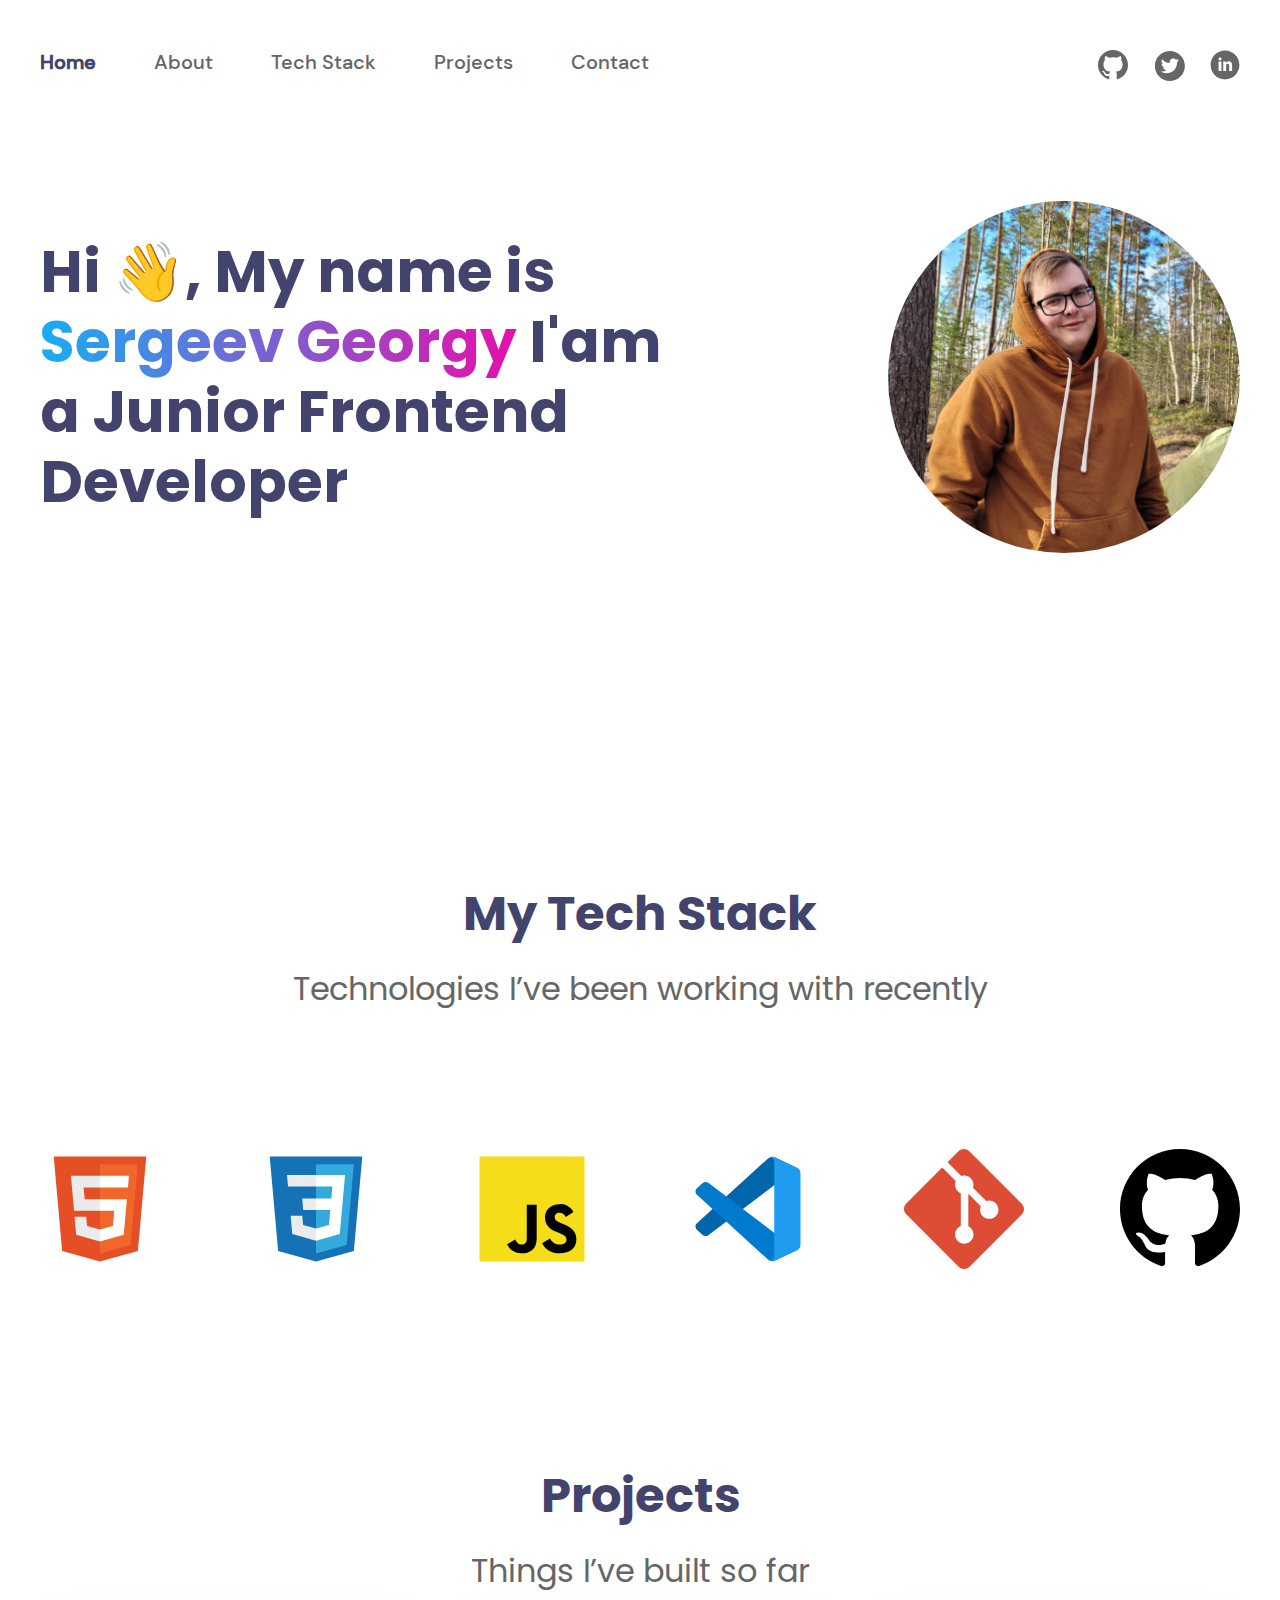
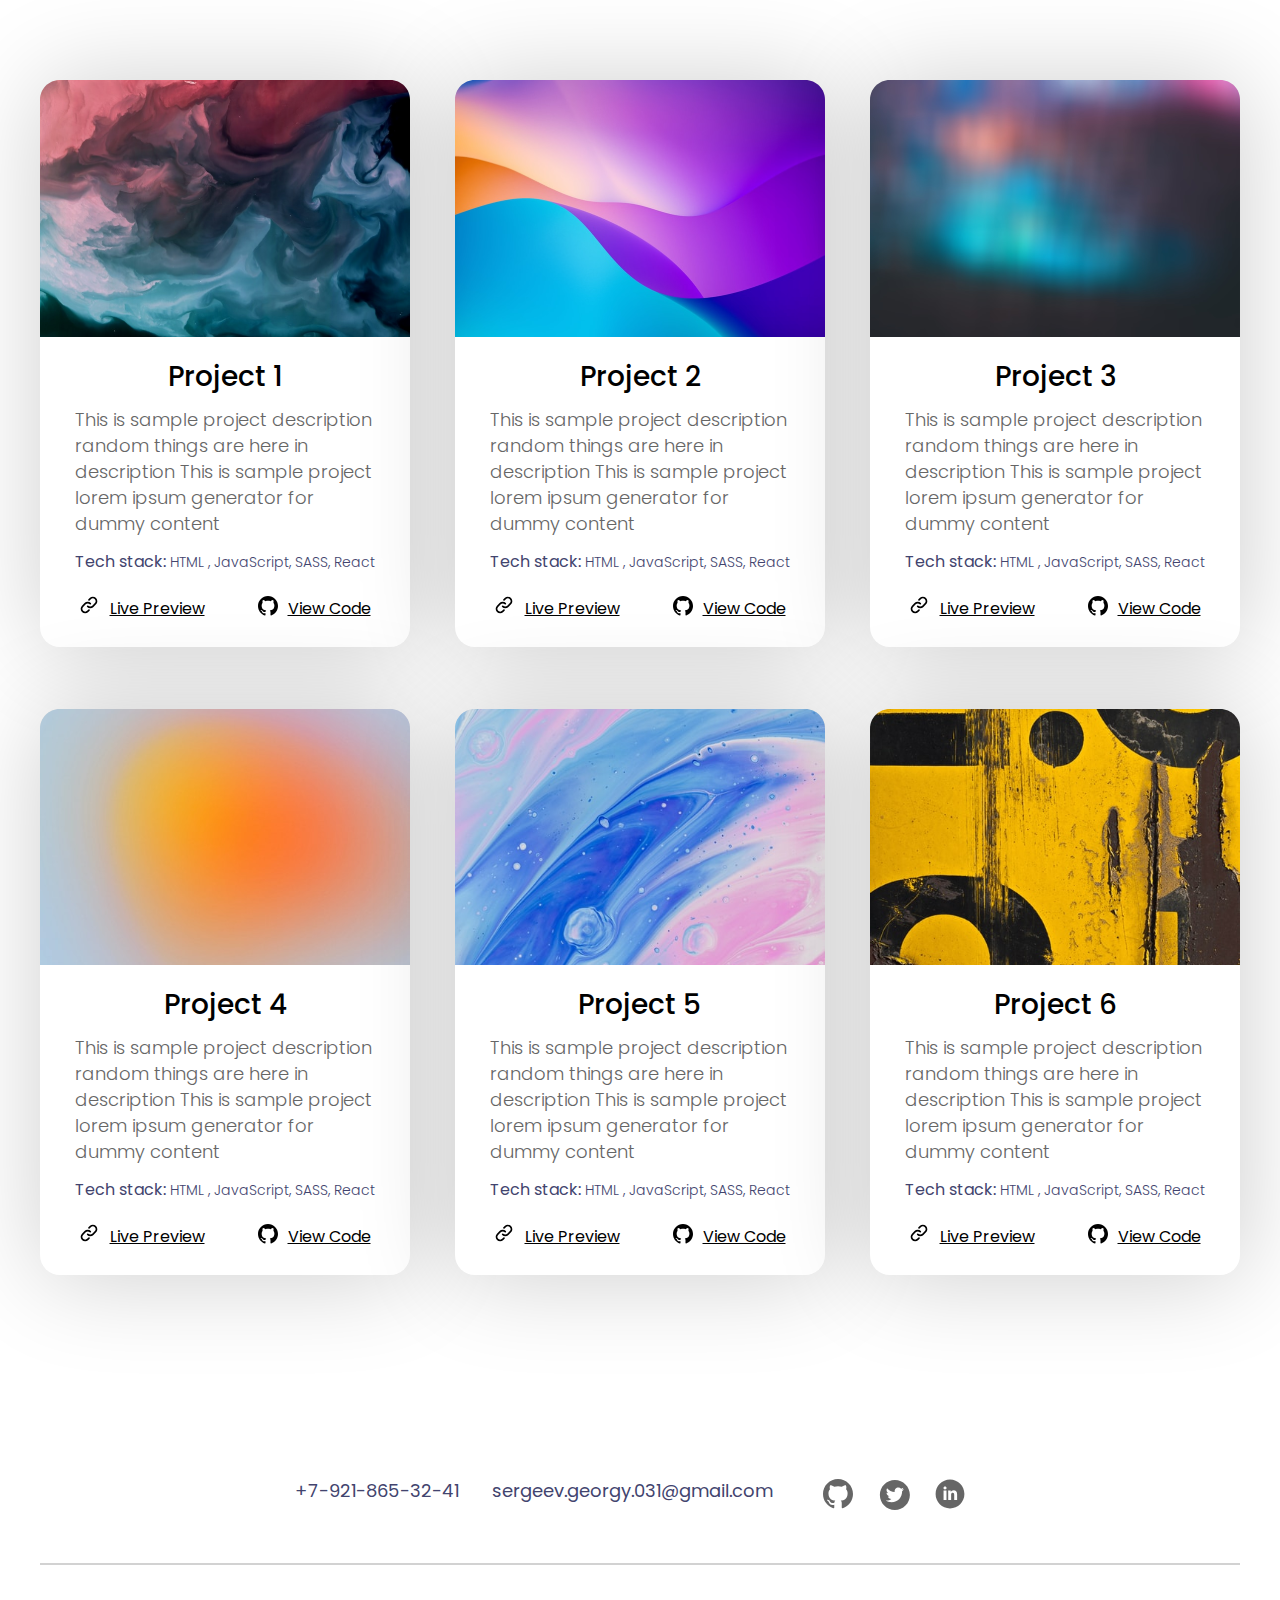
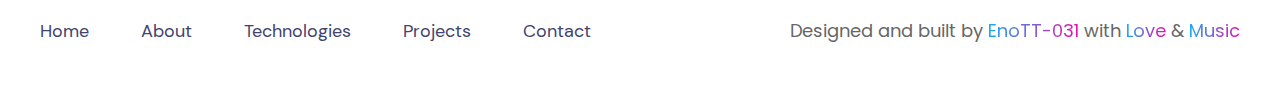
<file: index.html>
<!DOCTYPE html>
<html lang="en">
  <head>
    <meta charset="UTF-8" />
    <meta http-equiv="X-UA-Compatible" content="IE=edge" />
    <meta name="viewport" content="width=device-width, initial-scale=1.0" />
    <title>Portfolio</title>
    <link rel="stylesheet" href="css/reset.css" />
    <link rel="stylesheet" href="css/style.css" />
  </head>
  <body>
    <!-- Menu start -->
    <div class="container">
      <div class="container__wrapper">
       <nav class="menu">
          <ul class="menu__list">
            <li class="menu__links">
              <a href="index.html" class="menu__link menu__link-active"
                >Home</a
              >
            </li>
            <li class="menu__links">
              <a href="about.html" class="menu__link">About</a>
            </li>
            <li class="menu__links">
              <a href="tech.html" class="menu__link">Tech Stack</a>
            </li>
            <li class="menu__links">
              <a href="projects.html" class="menu__link">Projects</a>
            </li>
            <li class="menu__links">
              <a href="contact.html" class="menu__link">Contact</a>
            </li>
          </ul>
          <div class="menu__images">
            <a href="https://github.com/EnoTT-031" class="menu__social-network"
              ><img
                src="img/svg/social-1.svg"
                alt="Git_Hub"
                class="menu__image"
            /></a>
            <a href="https://t.me/EnoTT031" class="menu__social-network"
              ><img
                src="img/svg/social-2.svg"
                alt="Git_Hub"
                class="menu__image"
            /></a>
            <a href="https://spb.hh.ru/" class="menu__social-network"
              ><img src="img/svg/social-3.svg" alt="HH.ru" class="menu__image"
            /></a>
          </div>
        </nav>
        <!-- Menu end-->
        <!-- Header start -->
        <div class="header">
          <h1 class="header__title">
            Hi 👋, My name is
            <span class="header__span">Sergeev Georgy</span> I'am a Junior
            Frontend Developer
          </h1>
          <img src="img/logo.jpg" alt="My photo" class="header__logo" />
        </div>
        <!-- Header end -->
        <!-- Section stack start -->
        <section class="tech-stack">
          <h2 class="tech-stack__title">My Tech Stack</h2>
          <p class="tech-stack__desc">
            Technologies I’ve been working with recently
          </p>
          <div class="tech-stack__icons">
            <img
              src="img/svg/icon-1.svg"
              alt="HTML 5"
              class="tech-stack__icon"
            />
            <img
              src="img/svg/icon-2.svg"
              alt="CSS 3"
              class="tech-stack__icon"
            />
            <img
              src="img/svg/icon-3.svg"
              alt="Java Script"
              class="tech-stack__icon"
            />
            <img
              src="img/svg/icon-4.svg"
              alt="VS Code"
              class="tech-stack__icon"
            />
            <img src="img/svg/icon-5.svg" alt="Git" class="tech-stack__icon" />
            <img
              src="img/svg/icon-6.svg"
              alt="Git Hub"
              class="tech-stack__icon"
            />
          </div>
        </section>
        <!-- Section stack end -->
        <!-- Section projects start -->
        <section class="projects">
          <h2 class="projects__title">Projects</h2>
          <p class="projects__decs">Things I’ve built so far</p>
          <div class="projects__cards card">
            <div class="card__wrapper">
              <img
                src="img/svg/card-img-1.svg"
                alt="Project 1"
                class="card__img"
              />
              <div class="card__content">
                <h3 class="card__title">Project 1</h3>
                <p class="card__desc">
                  This is sample project description random things are here in
                  description This is sample project lorem ipsum generator for
                  dummy content
                </p>
                <p class="card__skill">
                  Tech stack:
                  <span class="card__skill-span"
                    >HTML , JavaScript, SASS, React</span
                  >
                </p>
                <a href="#!" class="card__link card__link-live">Live Preview</a>
                <a href="#!" class="card__link card__link-view">View Code</a>
              </div>
            </div>
            <div class="card__wrapper">
              <img
                src="img/svg/card-img-2.svg"
                alt="Project 2"
                class="card__img"
              />
              <div class="card__content">
                <h3 class="card__title">Project 2</h3>
                <p class="card__desc">
                  This is sample project description random things are here in
                  description This is sample project lorem ipsum generator for
                  dummy content
                </p>
                <p class="card__skill">
                  Tech stack:
                  <span class="card__skill-span"
                    >HTML , JavaScript, SASS, React</span
                  >
                </p>
                <a href="#!" class="card__link card__link-live">Live Preview</a>
                <a href="#!" class="card__link card__link-view">View Code</a>
              </div>
            </div>
            <div class="card__wrapper">
              <img
                src="img/svg/card-img-3.svg"
                alt="Project 3"
                class="card__img"
              />
              <div class="card__content">
                <h3 class="card__title">Project 3</h3>
                <p class="card__desc">
                  This is sample project description random things are here in
                  description This is sample project lorem ipsum generator for
                  dummy content
                </p>
                <p class="card__skill">
                  Tech stack:
                  <span class="card__skill-span"
                    >HTML , JavaScript, SASS, React</span
                  >
                </p>
                <a href="#!" class="card__link card__link-live">Live Preview</a>
                <a href="#!" class="card__link card__link-view">View Code</a>
              </div>
            </div>
            <div class="card__wrapper">
              <img
                src="img/svg/card-img-4.svg"
                alt="Project 4"
                class="card__img"
              />
              <div class="card__content">
                <h3 class="card__title">Project 4</h3>
                <p class="card__desc">
                  This is sample project description random things are here in
                  description This is sample project lorem ipsum generator for
                  dummy content
                </p>
                <p class="card__skill">
                  Tech stack:
                  <span class="card__skill-span"
                    >HTML , JavaScript, SASS, React</span
                  >
                </p>
                <a href="#!" class="card__link card__link-live">Live Preview</a>
                <a href="#!" class="card__link card__link-view">View Code</a>
              </div>
            </div>
            <div class="card__wrapper">
              <img
                src="img/svg/card-img-5.svg"
                alt="Project 5"
                class="card__img"
              />
              <div class="card__content">
                <h3 class="card__title">Project 5</h3>
                <p class="card__desc">
                  This is sample project description random things are here in
                  description This is sample project lorem ipsum generator for
                  dummy content
                </p>
                <p class="card__skill">
                  Tech stack:
                  <span class="card__skill-span"
                    >HTML , JavaScript, SASS, React</span
                  >
                </p>
                <a href="#!" class="card__link card__link-live">Live Preview</a>
                <a href="#!" class="card__link card__link-view">View Code</a>
              </div>
            </div>
            <div class="card__wrapper">
              <img
                src="img/svg/card-img-6.svg"
                alt="Project 6"
                class="card__img"
              />
              <div class="card__content">
                <h3 class="card__title">Project 6</h3>
                <p class="card__desc">
                  This is sample project description random things are here in
                  description This is sample project lorem ipsum generator for
                  dummy content
                </p>
                <p class="card__skill">
                  Tech stack:
                  <span class="card__skill-span"
                    >HTML , JavaScript, SASS, React</span
                  >
                </p>
                <a href="#!" class="card__link card__link-live">Live Preview</a>
                <a href="#!" class="card__link card__link-view">View Code</a>
              </div>
            </div>
          </div>
        </section>
        <!-- Section projects end -->
        <!-- Section contacts start -->
        <section class="contacts">
          <div class="contacts__wrapper">
            <div class="contacts__contact">
              <p class="contacts__phone">+7-921-865-32-41</p>
              <p class="contacts__email">sergeev.georgy.031@gmail.com</p>
            </div>
            <div class="contacts__images">
              <a
                href="https://github.com/EnoTT-031"
                class="contacts__social-network"
                ><img
                  src="img/svg/social-1.svg"
                  alt="Git_Hub"
                  class="contacts__image"
              /></a>
              <a href="https://t.me/EnoTT031" class="contacts__social-network"
                ><img
                  src="img/svg/social-2.svg"
                  alt="Git_Hub"
                  class="contacts__image"
              /></a>
              <a href="https://spb.hh.ru/" class="contacts__social-network"
                ><img
                  src="img/svg/social-3.svg"
                  alt="HH.ru"
                  class="contacts__image"
              /></a>
            </div>
          </div>
        </section>
        <!-- Section contacts end -->
        <!-- Footer start -->
        <footer class="footer">
          <nav class="footer__menu">
            <ul class="footer__list">
              <li class="footer__links">
                <a href="#!" class="footer__link">Home</a>
              </li>
              <li class="footer__links">
                <a href="#!" class="footer__link">About</a>
              </li>
              <li class="footer__links">
                <a href="#!" class="footer__link">Technologies</a>
              </li>
              <li class="footer__links">
                <a href="#!" class="footer__link">Projects</a>
              </li>
              <li class="footer__links">
                <a href="#!" class="footer__link">Contact</a>
              </li>
            </ul>
          </nav>
          <p class="footer__copyright">
            Designed and built by
            <span class="footer__span">EnoTT-031</span> with
            <span class="footer__span">Love</span> &
            <span class="footer__span">Music</span>
          </p>
        </footer>
        <!-- Footer end-->
      </div>
    </div>
  </body>
</html>
</file>
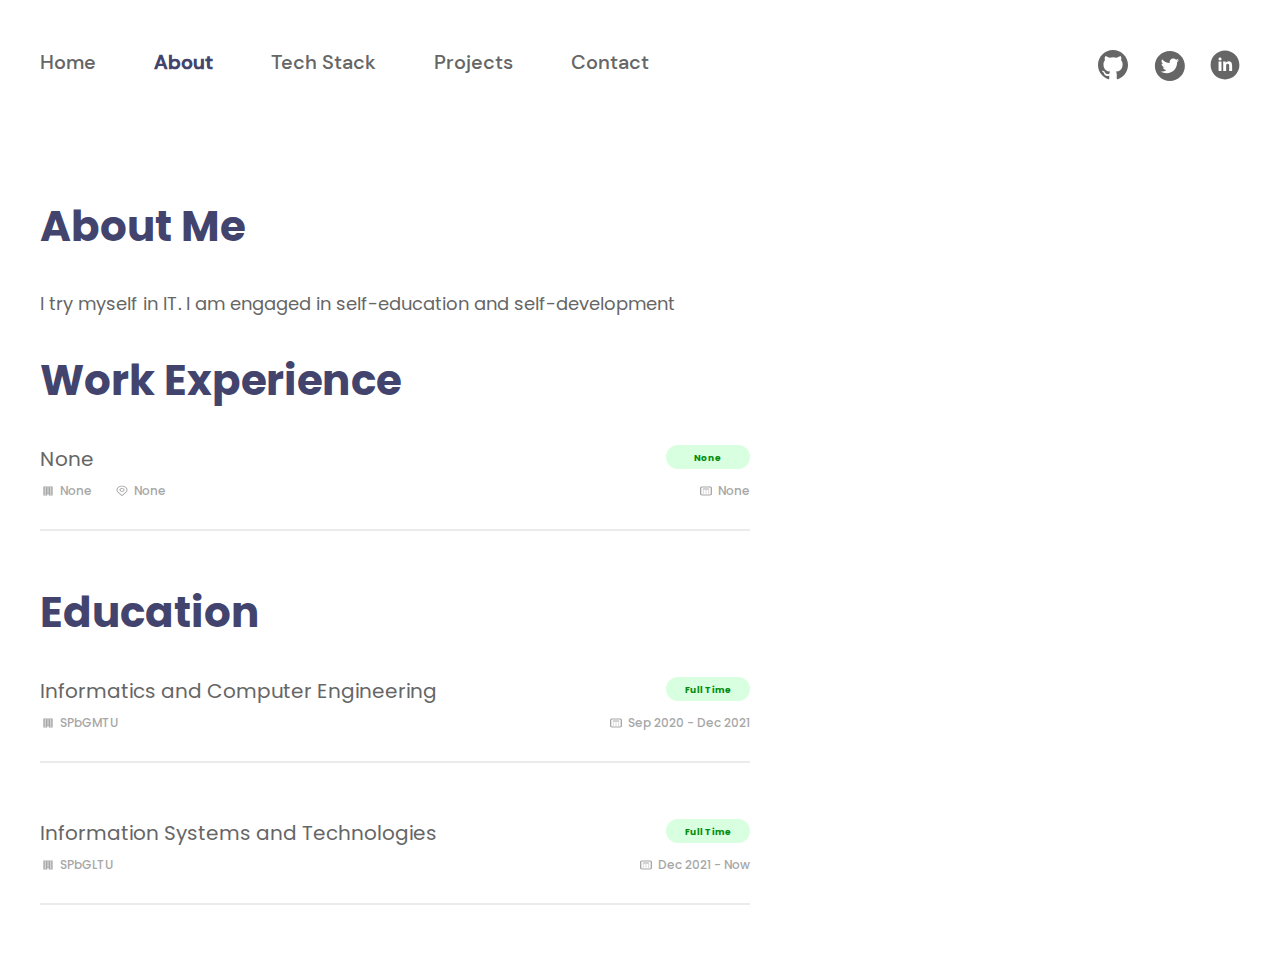
<file: about.html>
<!DOCTYPE html>
<html lang="en">
  <head>
    <meta charset="UTF-8" />
    <meta http-equiv="X-UA-Compatible" content="IE=edge" />
    <meta name="viewport" content="width=device-width, initial-scale=1.0" />
    <title>Portfolio</title>
    <!-- Styles -->
    <link rel="stylesheet" href="css/reset.css" />
    <link rel="stylesheet" href="css/style.css" />
    <!-- Pages -->
    <link rel="stylesheet" href="index.html" />
    <link rel="stylesheet" href="tech.html" />
    <link rel="stylesheet" href="projects.html" />
    <link rel="stylesheet" href="contact.html" />
  </head>
  <body>
    <div class="container">
      <div class="container__wrapper">
        <!-- Menu start-->
        <nav class="menu">
          <ul class="menu__list">
            <li class="menu__links">
              <a href="index.html" class="menu__link">Home</a>
            </li>
            <li class="menu__links">
              <a href="about.html" class="menu__link menu__link-active"
                >About</a
              >
            </li>
            <li class="menu__links">
              <a href="tech.html" class="menu__link">Tech Stack</a>
            </li>
            <li class="menu__links">
              <a href="projects.html" class="menu__link">Projects</a>
            </li>
            <li class="menu__links">
              <a href="contact.html" class="menu__link">Contact</a>
            </li>
          </ul>
          <div class="menu__images">
            <a href="https://github.com/EnoTT-031" class="menu__social-network"
              ><img
                src="img/svg/social-1.svg"
                alt="Git_Hub"
                class="menu__image"
            /></a>
            <a href="https://t.me/EnoTT031" class="menu__social-network"
              ><img
                src="img/svg/social-2.svg"
                alt="Git_Hub"
                class="menu__image"
            /></a>
            <a href="https://spb.hh.ru/" class="menu__social-network"
              ><img src="img/svg/social-3.svg" alt="HH.ru" class="menu__image"
            /></a>
          </div>
        </nav>
        <!-- Menu end-->
        <div class="container__about">
          <!-- Section about start-->
          <section class="about">
            <h2 class="about__title">About Me</h2>
            <p class="about__desc">
              I try myself in IT. I am engaged in self-education and
              self-development
            </p>
          </section>
          <!-- Section about end-->
          <!-- Section work start-->
          <section class="work">
            <h2 class="work__title">Work Experience</h2>
            <div class="work__place">
              <div class="work__list list">
                <div class="list__block">
                  <h3 class="list__title">None</h3>
                  <p class="list__schedule">None</p>
                </div>
                <div class="list__info">
                  <div class="list__adress">
                    <p class="list__company">None</p>
                    <p class="list__place">None</p>
                  </div>
                  <p class="list__time">None</p>
                </div>
              </div>
            </div>
          </section>
          <!-- Section work end-->
          <!-- Section education" start-->
          <section class="education">
            <h2 class="education__title">Education</h2>
            <div class="education__place">
              <div class="education__page page">
                <div class="page__block">
                  <h3 class="page__title">
                    Informatics and Computer Engineering
                  </h3>
                  <p class="page__schedule">Full Time</p>
                </div>
                <div class="page__info">
                  <p class="page__company">SPbGMTU</p>
                  <p class="page__time">Sep 2020 - Dec 2021</p>
                </div>
              </div>
            </div>
            <div class="education__place">
              <div class="education__page page">
                <div class="page__block">
                  <h3 class="page__title">
                    Information Systems and Technologies
                  </h3>
                  <p class="page__schedule">Full Time</p>
                </div>
                <div class="page__info">
                  <p class="page__company">SPbGLTU</p>
                  <p class="page__time">Dec 2021 - Now</p>
                </div>
              </div>
            </div>
          </section>
          <!-- Section education" end-->
        </div>
      </div>
    </div>
  </body>
</html>
</file>
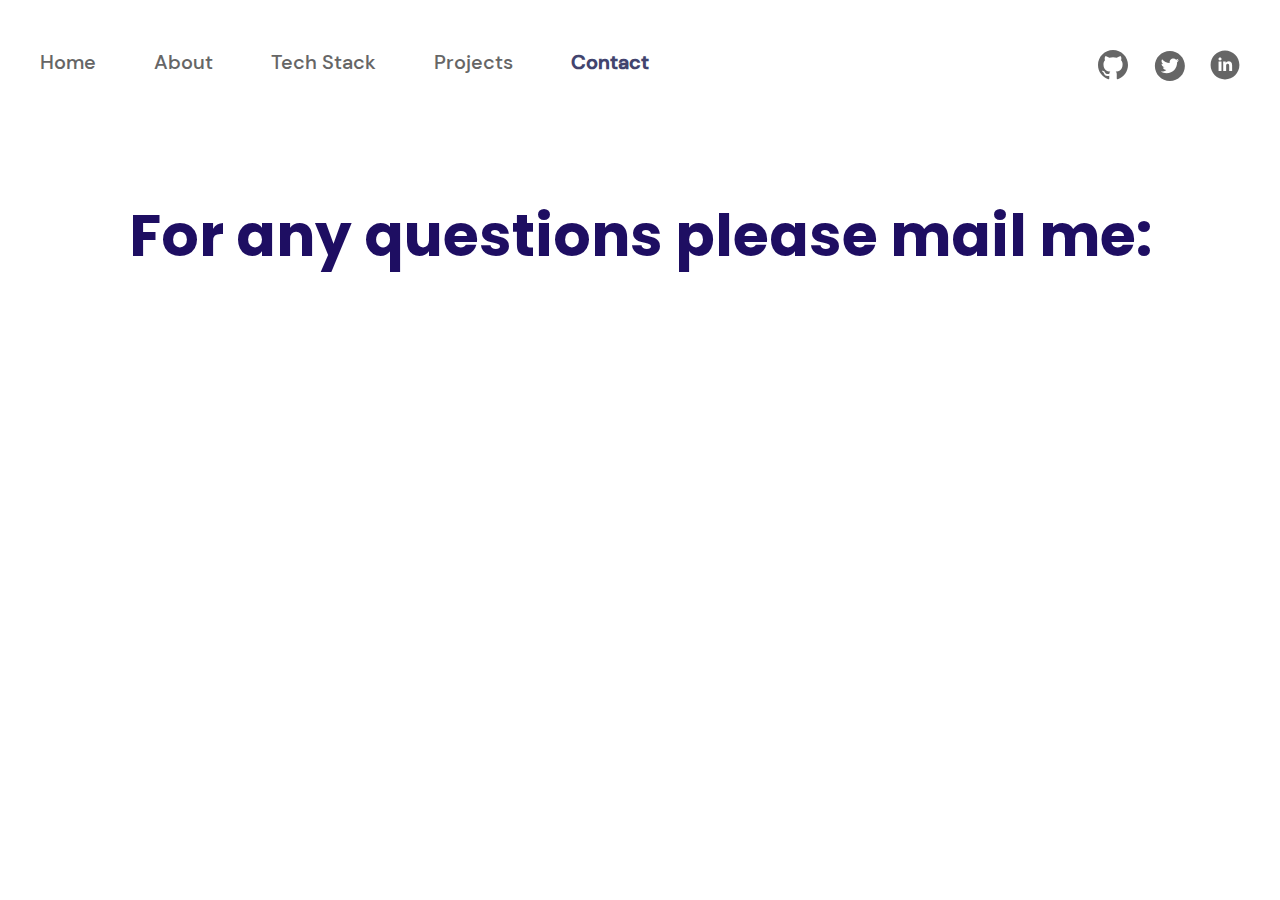
<file: contact.html>
<!DOCTYPE html>
<html lang="en">
  <head>
    <meta charset="UTF-8" />
    <meta http-equiv="X-UA-Compatible" content="IE=edge" />
    <meta name="viewport" content="width=device-width, initial-scale=1.0" />
    <!-- Styles -->
    <link rel="stylesheet" href="css/reset.css" />
    <link rel="stylesheet" href="css/style.css" />
    <!-- Pages -->
    <link rel="stylesheet" href="index.html" />
    <link rel="stylesheet" href="about.html" />
    <link rel="stylesheet" href="tech.html" />
    <link rel="stylesheet" href="projects.html" />
  </head>
  <body>
    <div class="container">
      <div class="container__wrapper">
        <!-- Menu start-->
        <nav class="menu">
          <ul class="menu__list">
            <li class="menu__links">
              <a href="index.html" class="menu__link">Home</a>
            </li>
            <li class="menu__links">
              <a href="about.html" class="menu__link">About</a>
            </li>
            <li class="menu__links">
              <a href="tech.html" class="menu__link">Tech Stack</a>
            </li>
            <li class="menu__links">
              <a href="projects.html" class="menu__link">Projects</a>
            </li>
            <li class="menu__links">
              <a href="contact.html" class="menu__link menu__link-active"
                >Contact</a
              >
            </li>
          </ul>
          <div class="menu__images">
            <a href="https://github.com/EnoTT-031" class="menu__social-network"
              ><img
                src="img/svg/social-1.svg"
                alt="Git_Hub"
                class="menu__image"
            /></a>
            <a href="https://t.me/EnoTT031" class="menu__social-network"
              ><img
                src="img/svg/social-2.svg"
                alt="Git_Hub"
                class="menu__image"
            /></a>
            <a href="https://spb.hh.ru/" class="menu__social-network"
              ><img src="img/svg/social-3.svg" alt="HH.ru" class="menu__image"
            /></a>
          </div>
        </nav>
        <section class="contact">
          <h2 class="contact__title">For any questions please mail me:</h2>
        </section>
      </div>
    </div>
  </body>
</html>
</file>
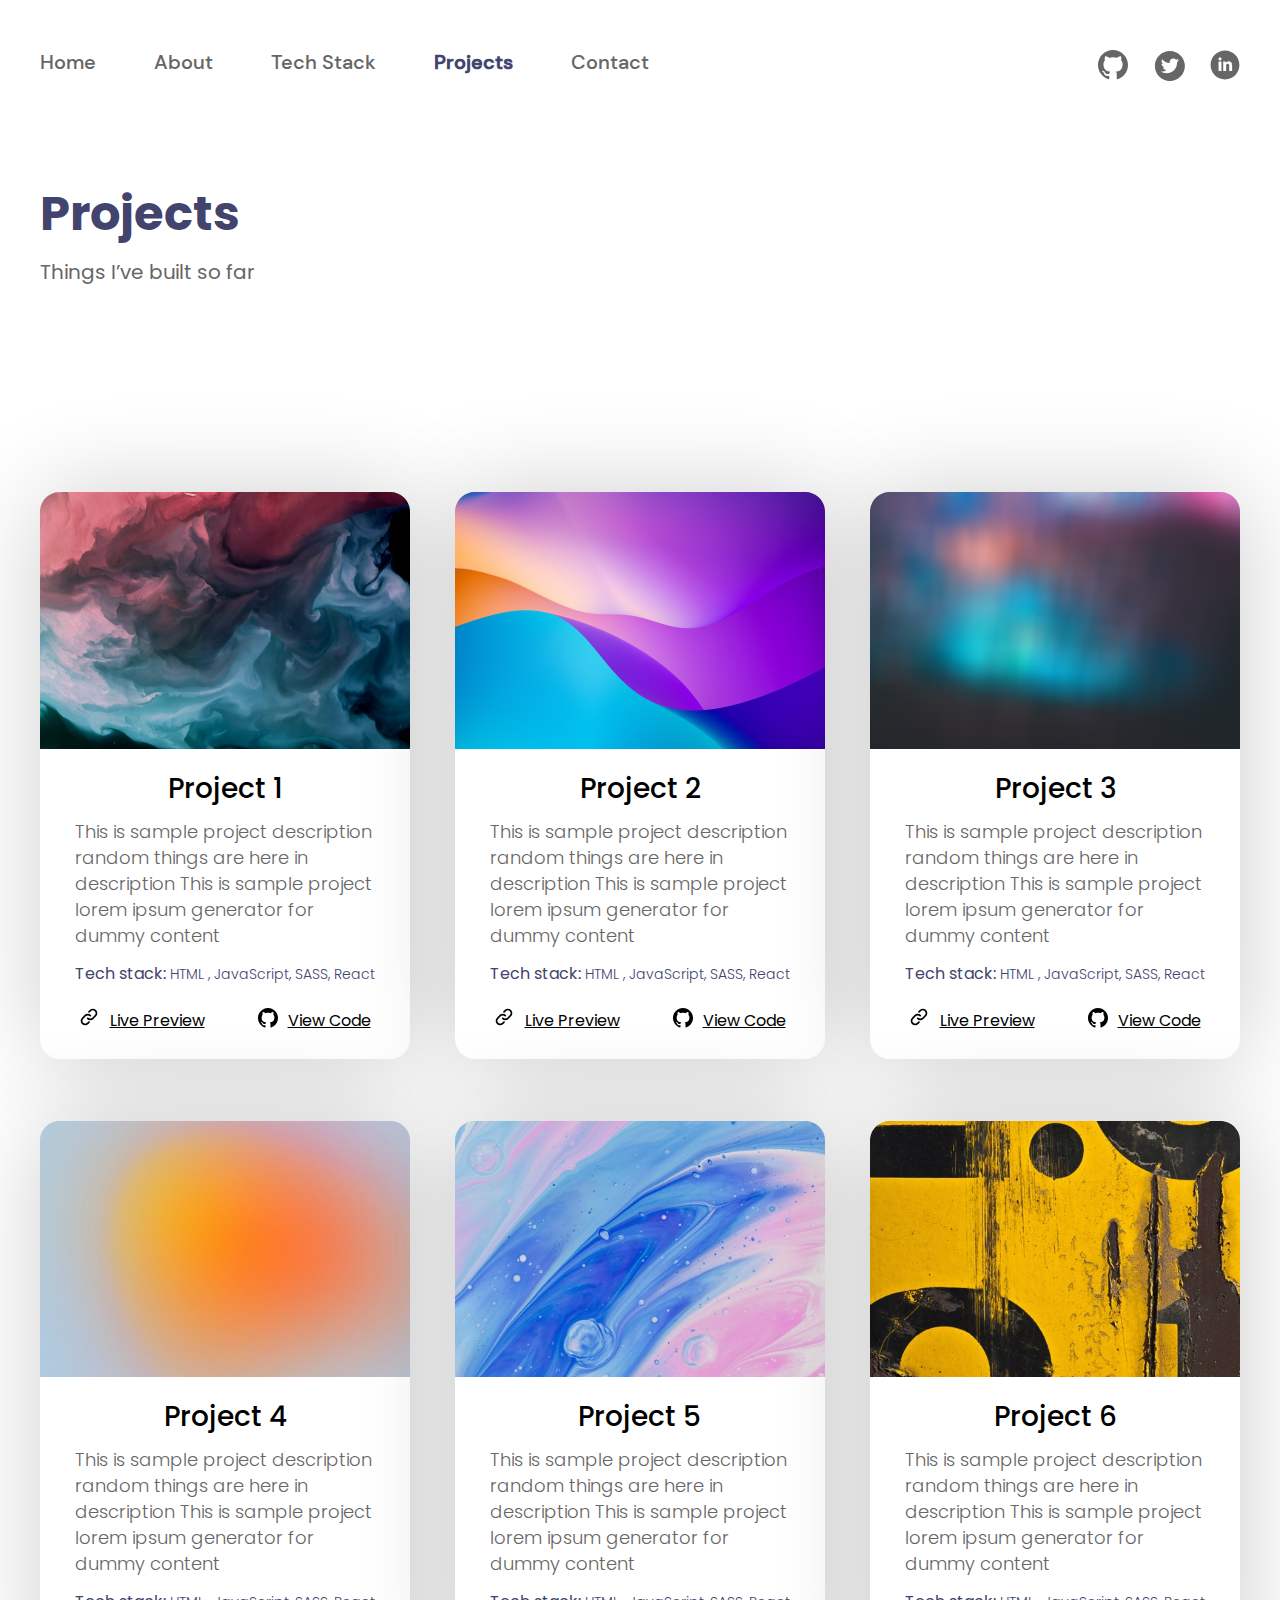
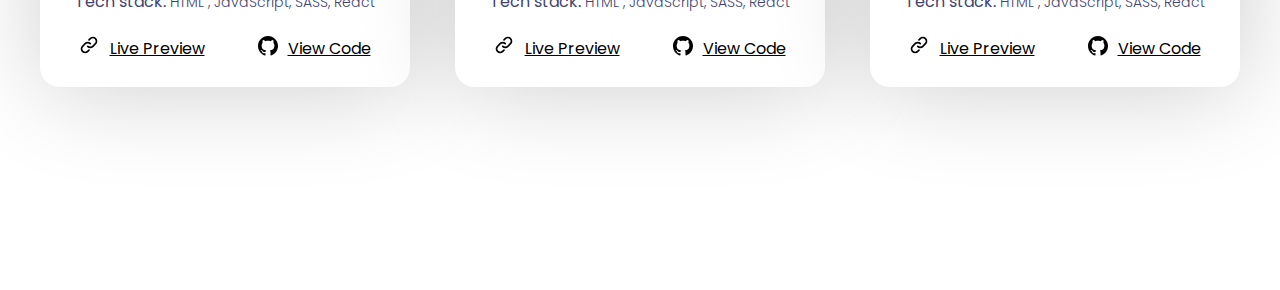
<file: projects.html>
<!DOCTYPE html>
<html lang="en">
  <head>
    <meta charset="UTF-8" />
    <meta http-equiv="X-UA-Compatible" content="IE=edge" />
    <meta name="viewport" content="width=device-width, initial-scale=1.0" />
    <title>Portfolio</title>
    <!-- Styles -->
    <link rel="stylesheet" href="css/reset.css" />
    <link rel="stylesheet" href="css/style.css" />
    <!-- Pages -->
    <link rel="stylesheet" href="index.html" />
    <link rel="stylesheet" href="about.html" />
    <link rel="stylesheet" href="tech.html" />
    <link rel="stylesheet" href="contact.html" />
  </head>
  <body>
    <div class="container">
      <div class="container__wrapper">
        <!-- Menu start-->
        <nav class="menu">
          <ul class="menu__list">
            <li class="menu__links">
              <a href="index.html" class="menu__link">Home</a>
            </li>
            <li class="menu__links">
              <a href="about.html" class="menu__link">About</a>
            </li>
            <li class="menu__links">
              <a href="tech.html" class="menu__link">Tech Stack</a>
            </li>
            <li class="menu__links">
              <a href="projects.html" class="menu__link menu__link-active"
                >Projects</a
              >
            </li>
            <li class="menu__links">
              <a href="contact.html" class="menu__link">Contact</a>
            </li>
          </ul>
          <div class="menu__images">
            <a href="https://github.com/EnoTT-031" class="menu__social-network"
              ><img
                src="img/svg/social-1.svg"
                alt="Git_Hub"
                class="menu__image"
            /></a>
            <a href="https://t.me/EnoTT031" class="menu__social-network"
              ><img
                src="img/svg/social-2.svg"
                alt="Git_Hub"
                class="menu__image"
            /></a>
            <a href="https://spb.hh.ru/" class="menu__social-network"
              ><img src="img/svg/social-3.svg" alt="HH.ru" class="menu__image"
            /></a>
          </div>
        </nav>
        <!-- Section projects start -->
        <section class="projects projects-page">
          <h2 class="projects__title projects__title-page">Projects</h2>
          <p class="projects__decs projects__decs-page">Things I’ve built so far</p>
          <div class="projects__cards card">
            <div class="card__wrapper">
              <img
                src="img/svg/card-img-1.svg"
                alt="Project 1"
                class="card__img"
              />
              <div class="card__content">
                <h3 class="card__title">Project 1</h3>
                <p class="card__desc">
                  This is sample project description random things are here in
                  description This is sample project lorem ipsum generator for
                  dummy content
                </p>
                <p class="card__skill">
                  Tech stack:
                  <span class="card__skill-span"
                    >HTML , JavaScript, SASS, React</span
                  >
                </p>
                <a href="#!" class="card__link card__link-live">Live Preview</a>
                <a href="#!" class="card__link card__link-view">View Code</a>
              </div>
            </div>
            <div class="card__wrapper">
              <img
                src="img/svg/card-img-2.svg"
                alt="Project 2"
                class="card__img"
              />
              <div class="card__content">
                <h3 class="card__title">Project 2</h3>
                <p class="card__desc">
                  This is sample project description random things are here in
                  description This is sample project lorem ipsum generator for
                  dummy content
                </p>
                <p class="card__skill">
                  Tech stack:
                  <span class="card__skill-span"
                    >HTML , JavaScript, SASS, React</span
                  >
                </p>
                <a href="#!" class="card__link card__link-live">Live Preview</a>
                <a href="#!" class="card__link card__link-view">View Code</a>
              </div>
            </div>
            <div class="card__wrapper">
              <img
                src="img/svg/card-img-3.svg"
                alt="Project 3"
                class="card__img"
              />
              <div class="card__content">
                <h3 class="card__title">Project 3</h3>
                <p class="card__desc">
                  This is sample project description random things are here in
                  description This is sample project lorem ipsum generator for
                  dummy content
                </p>
                <p class="card__skill">
                  Tech stack:
                  <span class="card__skill-span"
                    >HTML , JavaScript, SASS, React</span
                  >
                </p>
                <a href="#!" class="card__link card__link-live">Live Preview</a>
                <a href="#!" class="card__link card__link-view">View Code</a>
              </div>
            </div>
            <div class="card__wrapper">
              <img
                src="img/svg/card-img-4.svg"
                alt="Project 4"
                class="card__img"
              />
              <div class="card__content">
                <h3 class="card__title">Project 4</h3>
                <p class="card__desc">
                  This is sample project description random things are here in
                  description This is sample project lorem ipsum generator for
                  dummy content
                </p>
                <p class="card__skill">
                  Tech stack:
                  <span class="card__skill-span"
                    >HTML , JavaScript, SASS, React</span
                  >
                </p>
                <a href="#!" class="card__link card__link-live">Live Preview</a>
                <a href="#!" class="card__link card__link-view">View Code</a>
              </div>
            </div>
            <div class="card__wrapper">
              <img
                src="img/svg/card-img-5.svg"
                alt="Project 5"
                class="card__img"
              />
              <div class="card__content">
                <h3 class="card__title">Project 5</h3>
                <p class="card__desc">
                  This is sample project description random things are here in
                  description This is sample project lorem ipsum generator for
                  dummy content
                </p>
                <p class="card__skill">
                  Tech stack:
                  <span class="card__skill-span"
                    >HTML , JavaScript, SASS, React</span
                  >
                </p>
                <a href="#!" class="card__link card__link-live">Live Preview</a>
                <a href="#!" class="card__link card__link-view">View Code</a>
              </div>
            </div>
            <div class="card__wrapper">
              <img
                src="img/svg/card-img-6.svg"
                alt="Project 6"
                class="card__img"
              />
              <div class="card__content">
                <h3 class="card__title">Project 6</h3>
                <p class="card__desc">
                  This is sample project description random things are here in
                  description This is sample project lorem ipsum generator for
                  dummy content
                </p>
                <p class="card__skill">
                  Tech stack:
                  <span class="card__skill-span"
                    >HTML , JavaScript, SASS, React</span
                  >
                </p>
                <a href="#!" class="card__link card__link-live">Live Preview</a>
                <a href="#!" class="card__link card__link-view">View Code</a>
              </div>
            </div>
          </div>
        </section>
        <!-- Section projects end -->
      </div>
    </div>
  </body>
</html>
</file>
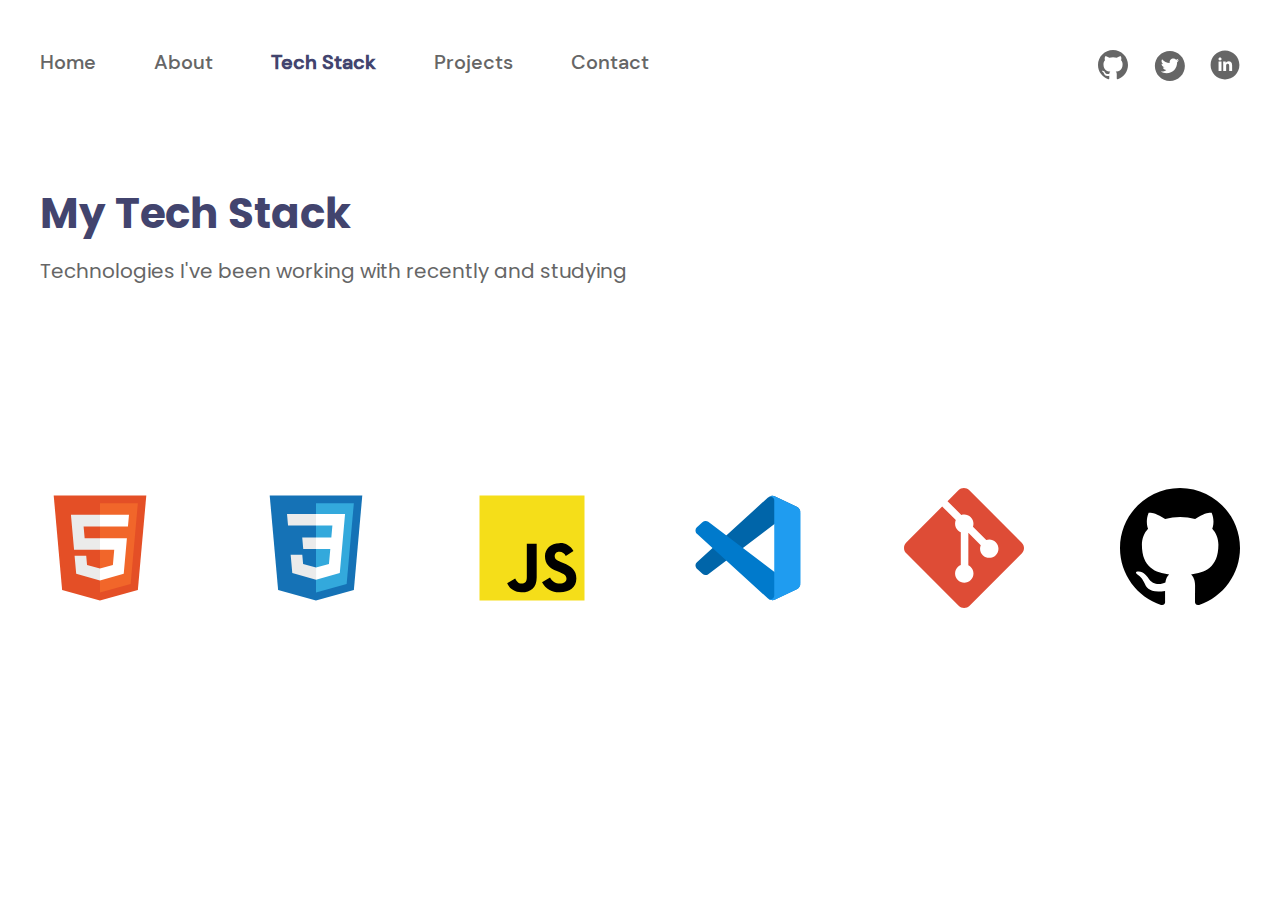
<file: tech.html>
<!DOCTYPE html>
<html lang="en">
  <head>
    <meta charset="UTF-8" />
    <meta http-equiv="X-UA-Compatible" content="IE=edge" />
    <meta name="viewport" content="width=device-width, initial-scale=1.0" />
    <title>Portfolio</title>
    <!-- Styles -->
    <link rel="stylesheet" href="css/reset.css" />
    <link rel="stylesheet" href="css/style.css" />
    <!-- Pages -->
    <link rel="stylesheet" href="index.html" />
    <link rel="stylesheet" href="about.html" />
    <link rel="stylesheet" href="projects.html" />
    <link rel="stylesheet" href="contact.html" />
  <body>
    <div class="container">
      <div class="container__wrapper">
        <!-- Menu start-->
        <nav class="menu">
          <ul class="menu__list">
            <li class="menu__links">
              <a href="index.html" class="menu__link">Home</a>
            </li>
            <li class="menu__links">
              <a href="about.html" class="menu__link">About</a>
            </li>
            <li class="menu__links">
              <a href="tech.html" class="menu__link menu__link-active"
                >Tech Stack</a
              >
            </li>
            <li class="menu__links">
              <a href="projects.html" class="menu__link">Projects</a>
            </li>
            <li class="menu__links">
              <a href="contact.html" class="menu__link">Contact</a>
            </li>
          </ul>
          <div class="menu__images">
            <a href="https://github.com/EnoTT-031" class="menu__social-network"
              ><img
                src="img/svg/social-1.svg"
                alt="Git_Hub"
                class="menu__image"
            /></a>
            <a href="https://t.me/EnoTT031" class="menu__social-network"
              ><img
                src="img/svg/social-2.svg"
                alt="Git_Hub"
                class="menu__image"
            /></a>
            <a href="https://spb.hh.ru/" class="menu__social-network"
              ><img src="img/svg/social-3.svg" alt="HH.ru" class="menu__image"
            /></a>
          </div>
        </nav>
        <section class="stack">
          <h2 class="stack__title">My Tech Stack</h2>
          <p class="stack__desc">
            Technologies I've been working with recently and studying
          </p>
          <div class="stack__list">
            <div class="stack__icons">
              <img src="img/svg/icon-1.svg" alt="HTML 5" class="stack__icon" />
              <img src="img/svg/icon-2.svg" alt="CSS 3" class="stack__icon" />
              <img
                src="img/svg/icon-3.svg"
                alt="Java Script"
                class="stack__icon"
              />
              <img
                src="img/svg/icon-4.svg"
                alt="VS Code"
                class="stack__icon"
              />
              <img src="img/svg/icon-5.svg" alt="Git" class="stack__icon" />
              <img
                src="img/svg/icon-6.svg"
                alt="Git Hub"
                class="stack__icon"
              />
            </div>
          </div>
        </section>
      </div>
    </div>
  </body>
</html>
</file>
<file: css/style.css>
/* Fonts */

/* dm-sans-regular - latin */
@font-face {
  font-family: "DM Sans";
  font-style: normal;
  font-weight: 400;
  src: url("../fonts/dm-sans-v11-latin-regular.eot"); /* IE9 Compat Modes */
  src: local(""),
    url("../fonts/dm-sans-v11-latin-regular.eot?#iefix")
      format("embedded-opentype"),
    /* IE6-IE8 */ url("../fonts/dm-sans-v11-latin-regular.woff2")
      format("woff2"),
    /* Super Modern Browsers */ url("../fonts/dm-sans-v11-latin-regular.woff")
      format("woff"),
    /* Modern Browsers */ url("../fonts/dm-sans-v11-latin-regular.ttf")
      format("truetype"),
    /* Safari, Android, iOS */
      url("../fonts/dm-sans-v11-latin-regular.svg#DMSans") format("svg"); /* Legacy iOS */
}
/* dm-sans-500 - latin */
@font-face {
  font-family: "DM Sans";
  font-style: normal;
  font-weight: 500;
  src: url("../fonts/dm-sans-v11-latin-500.eot"); /* IE9 Compat Modes */
  src: local(""),
    url("../fonts/dm-sans-v11-latin-500.eot?#iefix") format("embedded-opentype"),
    /* IE6-IE8 */ url("../fonts/dm-sans-v11-latin-500.woff2") format("woff2"),
    /* Super Modern Browsers */ url("../fonts/dm-sans-v11-latin-500.woff")
      format("woff"),
    /* Modern Browsers */ url("../fonts/dm-sans-v11-latin-500.ttf")
      format("truetype"),
    /* Safari, Android, iOS */ url("../fonts/dm-sans-v11-latin-500.svg#DMSans")
      format("svg"); /* Legacy iOS */
}

/* poppins-300 - latin */
@font-face {
  font-family: "Poppins";
  font-style: normal;
  font-weight: 300;
  src: url("../fonts/poppins-v20-latin-300.eot"); /* IE9 Compat Modes */
  src: local(""),
    url("../fonts/poppins-v20-latin-300.eot?#iefix") format("embedded-opentype"),
    /* IE6-IE8 */ url("../fonts/poppins-v20-latin-300.woff2") format("woff2"),
    /* Super Modern Browsers */ url("../fonts/poppins-v20-latin-300.woff")
      format("woff"),
    /* Modern Browsers */ url("../fonts/poppins-v20-latin-300.ttf")
      format("truetype"),
    /* Safari, Android, iOS */ url("../fonts/poppins-v20-latin-300.svg#Poppins")
      format("svg"); /* Legacy iOS */
}
/* poppins-regular - latin */
@font-face {
  font-family: "Poppins";
  font-style: normal;
  font-weight: 400;
  src: url("../fonts/poppins-v20-latin-regular.eot"); /* IE9 Compat Modes */
  src: local(""),
    url("../fonts/poppins-v20-latin-regular.eot?#iefix")
      format("embedded-opentype"),
    /* IE6-IE8 */ url("../fonts/poppins-v20-latin-regular.woff2")
      format("woff2"),
    /* Super Modern Browsers */ url("../fonts/poppins-v20-latin-regular.woff")
      format("woff"),
    /* Modern Browsers */ url("../fonts/poppins-v20-latin-regular.ttf")
      format("truetype"),
    /* Safari, Android, iOS */
      url("../fonts/poppins-v20-latin-regular.svg#Poppins") format("svg"); /* Legacy iOS */
}
/* poppins-500 - latin */
@font-face {
  font-family: "Poppins";
  font-style: normal;
  font-weight: 500;
  src: url("../fonts/poppins-v20-latin-500.eot"); /* IE9 Compat Modes */
  src: local(""),
    url("../fonts/poppins-v20-latin-500.eot?#iefix") format("embedded-opentype"),
    /* IE6-IE8 */ url("../fonts/poppins-v20-latin-500.woff2") format("woff2"),
    /* Super Modern Browsers */ url("../fonts/poppins-v20-latin-500.woff")
      format("woff"),
    /* Modern Browsers */ url("../fonts/poppins-v20-latin-500.ttf")
      format("truetype"),
    /* Safari, Android, iOS */ url("../fonts/poppins-v20-latin-500.svg#Poppins")
      format("svg"); /* Legacy iOS */
}
/* poppins-700 - latin */
@font-face {
  font-family: "Poppins";
  font-style: normal;
  font-weight: 700;
  src: url("../fonts/poppins-v20-latin-700.eot"); /* IE9 Compat Modes */
  src: local(""),
    url("../fonts/poppins-v20-latin-700.eot?#iefix") format("embedded-opentype"),
    /* IE6-IE8 */ url("../fonts/poppins-v20-latin-700.woff2") format("woff2"),
    /* Super Modern Browsers */ url("../fonts/poppins-v20-latin-700.woff")
      format("woff"),
    /* Modern Browsers */ url("../fonts/poppins-v20-latin-700.ttf")
      format("truetype"),
    /* Safari, Android, iOS */ url("../fonts/poppins-v20-latin-700.svg#Poppins")
      format("svg"); /* Legacy iOS */
}

/* Main styles start */

html {
  box-sizing: border-box;
}
*,
*::before,
*::after {
  box-sizing: inherit;
}

body {
  font-family: "Poppins";
  font-style: normal;
  font-weight: 400;
  font-size: 18px;
  line-height: 1.2;
  color: #666666;
}

.container {
  max-width: 1600px;
  margin: 0 auto;
}

.container__wrapper {
  max-width: 1200px;
  margin: 0 auto;
}

/* Main styles end */

/*  Index pages styles start */

/* Menu styles start */

.menu {
  display: flex;
  flex-wrap: wrap;
  justify-content: space-between;
  margin: 49px 0 245px 0;
}

.menu__list {
  display: flex;
  flex-wrap: wrap;
}

.menu__links {
  margin-right: 58px;
  text-decoration: none;
}
.menu__links:last-child {
  margin-right: 0px;
}

.menu__link {
  font-family: "DM Sans";
  font-weight: 500;
  font-size: 20px;
  line-height: 26px;
  color: #666666;
  text-decoration: none;
  transition: 0.2s linear;
}
.menu__link:hover,
.menu__link:active,
.menu__link:focus {
  color: #42446e;
  font-weight: 500;
}
.menu__link-active {
  color: #42446e;
  font-weight: 700;
}
.menu__link-active:hover,
.menu__link-active:active,
.menu__link-active:focus {
  color: #42446e;
  font-weight: 700;
}

.menu__social-network {
  margin-right: 20px;
}
.menu__social-network:last-child {
  margin-right: 0px;
}

.menu__image:hover {
  transition: 0.2s all;
}
.menu__image:hover {
  opacity: 0.8;
}

/* Menu styles start */

/* Header styles start */

.header {
  display: flex;
  flex-wrap: wrap;
  justify-content: space-between;
  align-items: center;
  padding-bottom: 348px;
}

.header__title {
  width: 636px;
  font-weight: 700;
  font-size: 58px;
  line-height: 70px;
  color: #42446e;
}

.header__span {
  background: linear-gradient(90deg, #13b0f5 -2.06%, #e70faa 100%);
  -webkit-background-clip: text;
  -webkit-text-fill-color: transparent;
  background-clip: text;
  -webkit-text-fill-color: transparent;
}

.header__logo {
  width: 352px;
  height: 352px;
  background: #42446e
    linear-gradient(
      rgba(231, 15, 170, 1) 0%,
      rgba(226, 19, 172, 1) 50%,
      rgba(0, 192, 253, 1) 100%
    );
  border-radius: 50%;
  position: relative;
}

.header__logo::after {
  position: absolute;
  content: "";
  background: url(../img/logo.jpg);
}
/* Header style end */

/* Section stack styles start */

.tech-stack {
  padding-bottom: 214px;
}

.tech-stack__title {
  font-weight: 700;
  font-size: 48px;
  line-height: 26px;
  color: #42446e;
  padding-bottom: 49px;
  text-align: center;
}

.tech-stack__desc {
  font-size: 32px;
  line-height: 26px;
  text-align: center;
  padding-bottom: 147px;
}

.tech-stack__icons {
  display: grid;
  grid-template-columns: repeat(6, 1fr);
  grid-column-gap: 96px;
  justify-content: center;
}

/* Section stack styles start */

.projects {
  text-align: center;
  margin-bottom: 141px;
}

.projects__title {
  font-weight: 700;
  font-size: 48px;
  line-height: 26px;
  color: #42446e;
  margin-bottom: 49px;
}

.projects__decs {
  font-size: 32px;
  line-height: 26px;
  padding-bottom: 96px;
}

.projects__cards {
  display: grid;
  grid-template-columns: repeat(3, 1fr);
  grid-column-gap: 45px;
}

.card__wrapper {
  width: 370px;
  background-color: #fff;
  box-shadow: 2px 2px 100px rgba(0, 0, 0, 0.2);
  border-radius: 20px;
  margin-bottom: 62px;
}

.card__content {
  width: 300px;
  margin: 0 auto;
  text-align: center;
}

.card__img {
  margin-bottom: 27px;
  width: 370px;
}

.card__title {
  font-weight: 500;
  font-size: 28px;
  line-height: 26px;
  color: #000;
  margin-bottom: 17px;
}

.card__desc {
  font-weight: 300;
  font-size: 18px;
  line-height: 26px;
  margin-bottom: 12px;
  text-align: left;
}

.card__skill {
  font-size: 16px;
  line-height: 26px;
  color: #42446e;
  margin-bottom: 21px;
  text-align: left;
}

.card__skill-span {
  font-weight: 300;
  font-size: 14px;
}

.card__link {
  display: inline-block;
  font-size: 16px;
  line-height: 26px;
  color: #000;
  margin-bottom: 25px;
  padding-left: 30px;
}

.card__link-live {
  background: url(../img/svg/card-1.svg) no-repeat;
  margin-right: 48px;
}

.card__link-view {
  background: url(../img/svg/card-2.svg) no-repeat;
}
/* Section projects styles end */

/* Section contacts styles start */

.contacts {
  margin-bottom: 53px;
  justify-content: space-between;
  position: relative;
  padding-bottom: 55px;
}

.contacts::after {
  display: block;
  content: "";
  width: 1200px;
  height: 2px;
  background-color: #d2d2d2;
  position: absolute;
  bottom: 0;
  left: 0;
}

.contacts__wrapper {
  display: flex;
  flex-wrap: wrap;
  justify-content: center;
}

.contacts__contact {
  display: flex;
  flex-wrap: wrap;
  margin-right: 50px;
}

.contacts__phone {
  font-size: 18px;
  line-height: 26px;
  color: #42446e;
  margin-right: 33px;
}

.contacts__email {
  font-size: 18px;
  line-height: 26px;
  color: #42446e;
}

.contacts__social-network {
  margin-right: 20px;
}
.contacts_social-network:last-child {
  margin-right: 0px;
}

.contacts__image:hover {
  transition: 0.2s all;
}
.contacts__image:hover {
  opacity: 0.8;
}
/* Section contacts styles end */

/* Footer styles start */

.footer {
  display: flex;
  flex-wrap: wrap;
  justify-content: space-between;
  padding-bottom: 60px;
}

.footer__list {
  display: flex;
  flex-wrap: wrap;
}

.footer__links {
  margin-right: 52px;
}

.footer__links:last-child {
  margin-right: 0px;
}

.footer__link {
  font-family: "DM Sans";
  font-size: 18px;
  line-height: 26px;
  color: #42446e;
  text-decoration: none;
}

.footer__copyright {
  font-size: 18px;
  line-height: 26px;
}
.footer__span {
  background: linear-gradient(90deg, #13b0f5 -2.06%, #e70faa 100%);
  -webkit-background-clip: text;
  -webkit-text-fill-color: transparent;
  background-clip: text;
  text-fill-color: transparent;

  mix-blend-mode: normal;
}

/* Footer styles end */

/*  Index pages styles end */

/*  About pages styles start */

.menu {
  margin-bottom: 120px;
}

/* Section about styles start */

.container__about {
  max-width: 710px;
  margin-top: 0;
  margin-left: 0;
}

.about__title {
  font-weight: 700;
  font-size: 42px;
  line-height: 52px;
  color: #42446e;
  margin-bottom: 38px;
}

.about__desc {
  font-size: 18px;
  line-height: 26px;
  margin-bottom: 38px;
}

/* Section about styles end */

/* Section work styles start */

.work__title {
  font-weight: 700;
  font-size: 42px;
  line-height: 52px;
  color: #42446e;
  margin-bottom: 38px;
}

.work__place {
  position: relative;
  padding-bottom: 26px;
  margin-bottom: 56px;
}
.work__place::after {
  display: block;
  content: "";
  width: 710px;
  height: 2px;
  background-color: #ebeaed;
  position: absolute;
  bottom: 0;
  left: 0;
}

.list__block {
  display: flex;
  flex-wrap: wrap;
  justify-content: space-between;
  margin-bottom: 4px;
}

.list__title {
  font-size: 20px;
  line-height: 28px;
}

.list__schedule {
  width: 84px;
  height: 24px;
  background: #d7ffe0;
  border-radius: 100px;
  font-weight: 600;
  font-size: 9px;
  line-height: 26px;
  text-align: center;
  color: #018c0f;
}

.list__info {
  display: flex;
  flex-wrap: wrap;
  justify-content: space-between;
}

.list__adress {
  display: flex;
  flex-wrap: wrap;
}

.list__company {
  display: inline-block;
  padding-left: 20px;
  font-weight: 500;
  font-size: 12px;
  line-height: 28px;
  color: #a7a7a7;
  background: url(../img/svg/about-1.svg) no-repeat left center;
  margin-right: 22px;
}

.list__place {
  display: inline-block;
  padding-left: 20px;
  font-weight: 500;
  font-size: 12px;
  line-height: 28px;
  color: #a7a7a7;
  background: url(../img/svg/about-2.svg) no-repeat left center;
}

.list__time {
  display: inline-block;
  padding-left: 20px;
  font-weight: 500;
  font-size: 12px;
  line-height: 28px;
  color: #a7a7a7;
  background: url(../img/svg/about-3.svg) no-repeat left center;
}

/* Section work styles end */

/* Section  education styles start */

.education__title {
  font-weight: 700;
  font-size: 42px;
  line-height: 52px;
  color: #42446e;
  margin-bottom: 38px;
}

.education__place {
  position: relative;
  padding-bottom: 26px;
  margin-bottom: 56px;
}
.education__place::after {
  display: block;
  content: "";
  width: 710px;
  height: 2px;
  background-color: #ebeaed;
  position: absolute;
  bottom: 0;
  left: 0;
}

.page__block {
  display: flex;
  flex-wrap: wrap;
  justify-content: space-between;
  margin-bottom: 4px;
}

.page__title {
  font-size: 20px;
  line-height: 28px;
}

.page__schedule {
  width: 84px;
  height: 24px;
  background: #d7ffe0;
  border-radius: 100px;
  font-weight: 600;
  font-size: 9px;
  line-height: 26px;
  text-align: center;
  color: #018c0f;
}

.page__info {
  display: flex;
  flex-wrap: wrap;
  justify-content: space-between;
}

.page__company {
  display: inline-block;
  padding-left: 20px;
  font-weight: 500;
  font-size: 12px;
  line-height: 28px;
  color: #a7a7a7;
  background: url(../img/svg/about-1.svg) no-repeat left center;
  margin-right: 22px;
}

.page__time {
  display: inline-block;
  padding-left: 20px;
  font-weight: 500;
  font-size: 12px;
  line-height: 28px;
  color: #a7a7a7;
  background: url(../img/svg/about-3.svg) no-repeat left center;
}

/* Section  education styles end */

/*  About pages styles end */

/*  Tech stack pages styles start */

.stack__title {
  font-weight: 700;
  font-size: 42px;
  line-height: 26px;
  color: #42446e;
  padding-bottom: 31px;
}

.stack__desc {
  font-size: 20px;
  line-height: 26px;
  padding-bottom: 204px;
}

.stack__icons {
  display: grid;
  grid-template-columns: repeat(6, 1fr);
  grid-column-gap: 96px;
  justify-content: center;
}

/*  Tech stack pages styles end */

/* Project page styles start */

.projects-page {
  text-align: left;
}

.projects__title-page {
  margin-bottom: 32px;
}

.projects__decs-page {
  font-size: 20px;
  margin-bottom: 111px;
}

/* Project page styles end */

/* Contact page styles start */

.contact {
  text-align: center;
}

.contact__title {
  font-weight: 700;
  font-size: 58px;
  line-height: 70px;
  color: #1e0e62;
}

/* Contact page styles end */
</file>
